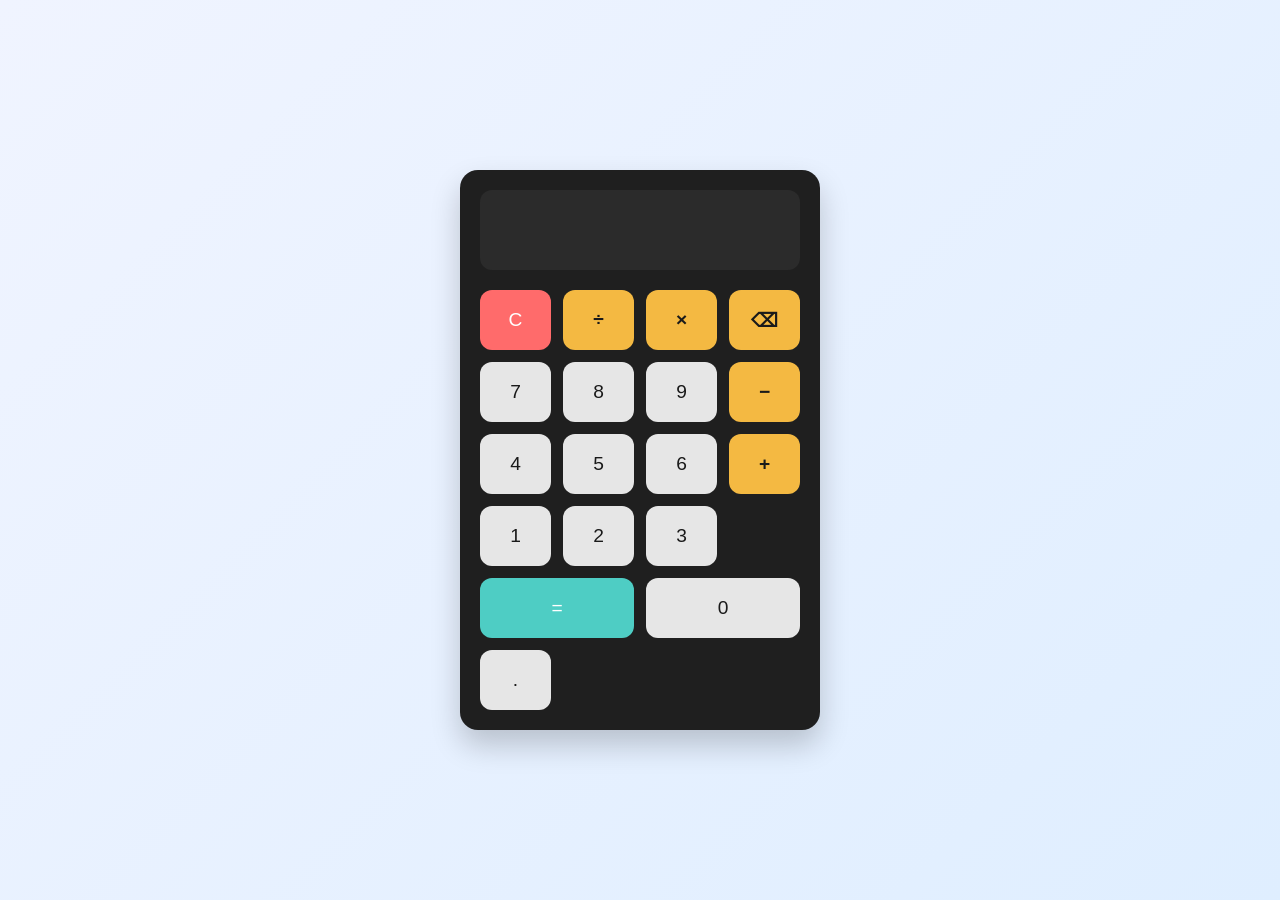
<file: calculator.html>
<!DOCTYPE html>
<html lang="en">
<head>
  <meta charset="UTF-8" />
  <meta name="viewport" content="width=device-width, initial-scale=1.0" />
  <title>Calculator</title>
  <style>
    * {
      box-sizing: border-box;
      margin: 0;
      padding: 0;
      font-family: Arial, sans-serif;
    }

    body {
      display: flex;
      justify-content: center;
      align-items: center;
      min-height: 100vh;
      background: linear-gradient(135deg, #f0f4ff, #dfeeff);
    }

    .calculator {
      width: min(100%, 360px);
      max-height: calc(100vh - 32px);
      overflow-y: auto;
      background: #1f1f1f;
      border-radius: 18px;
      box-shadow: 0 15px 30px rgba(0, 0, 0, 0.2);
      padding: clamp(14px, 4vw, 20px);
    }

    .display {
      width: 100%;
      height: clamp(64px, 20vw, 80px);
      background: #2b2b2b;
      color: white;
      border: none;
      border-radius: 12px;
      font-size: clamp(1.5rem, 8vw, 2rem);
      text-align: right;
      padding: 20px 15px;
      margin-bottom: 20px;
      overflow: hidden;
    }

    .buttons {
      display: grid;
      grid-template-columns: repeat(4, 1fr);
      gap: clamp(8px, 3vw, 12px);
    }

    button {
      height: clamp(48px, 15vw, 60px);
      border: none;
      border-radius: 12px;
      font-size: 1.2rem;
      cursor: pointer;
      transition: 0.2s ease;
    }

    button:hover {
      transform: translateY(-1px);
      filter: brightness(1.08);
    }

    .operator {
      background: #f4b942;
      color: #1a1a1a;
      font-weight: bold;
    }

    .number {
      background: #e6e6e6;
      color: #1a1a1a;
    }

    .clear {
      background: #ff6b6b;
      color: white;
    }

    .equal {
      background: #4ecdc4;
      color: white;
      grid-column: span 2;
    }
  </style>
</head>
<body>
  <div class="calculator">
    <input class="display" type="text" id="display" disabled />

    <div class="buttons">
      <button class="clear" onclick="clearDisplay()">C</button>
      <button class="operator" onclick="appendValue('/')">÷</button>
      <button class="operator" onclick="appendValue('*')">×</button>
      <button class="operator" onclick="deleteLast()">⌫</button>

      <button class="number" onclick="appendValue('7')">7</button>
      <button class="number" onclick="appendValue('8')">8</button>
      <button class="number" onclick="appendValue('9')">9</button>
      <button class="operator" onclick="appendValue('-')">−</button>

      <button class="number" onclick="appendValue('4')">4</button>
      <button class="number" onclick="appendValue('5')">5</button>
      <button class="number" onclick="appendValue('6')">6</button>
      <button class="operator" onclick="appendValue('+')">+</button>

      <button class="number" onclick="appendValue('1')">1</button>
      <button class="number" onclick="appendValue('2')">2</button>
      <button class="number" onclick="appendValue('3')">3</button>
      <button class="equal" onclick="calculateResult()">=</button>

      <button class="number" onclick="appendValue('0')" style="grid-column: span 2;">0</button>
      <button class="number" onclick="appendValue('.')">.</button>
    </div>
  </div>

  <script>
    const display = document.getElementById("display");

    function appendValue(value) {
      display.value += value;
    }

    function clearDisplay() {
      display.value = "";
    }

    function deleteLast() {
      display.value = display.value.slice(0, -1);
    }

    function calculateResult() {
      try {
        const expression = display.value
          .replace(/×/g, "*")
          .replace(/÷/g, "/");

        if (!expression) {
          return;
        }

        const result = Function(`"use strict"; return (${expression})`)();
        display.value = Number.isInteger(result) ? result : result.toFixed(2);
      } catch {
        display.value = "Error";
      }
    }
  </script>
</body>
</html>
</file>
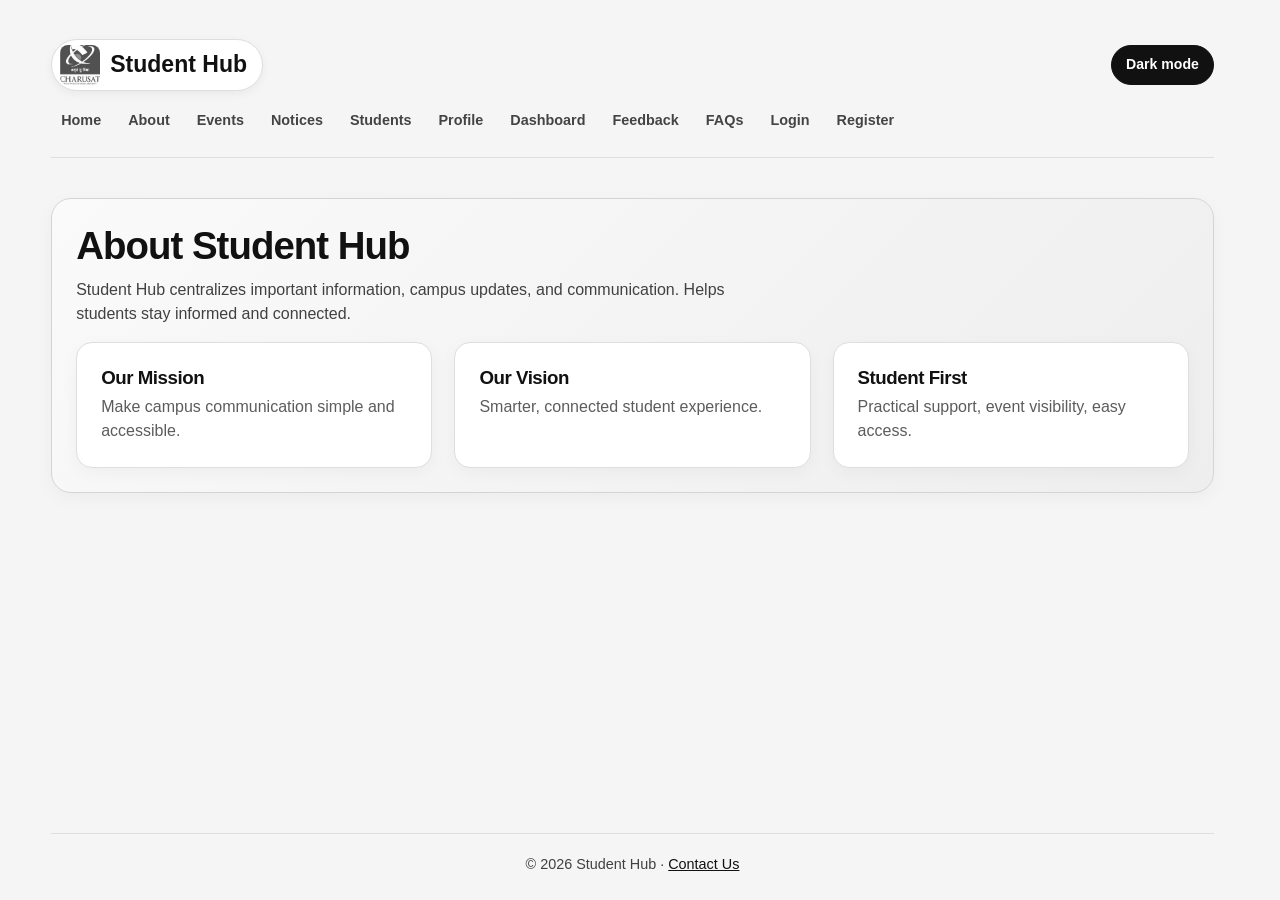
<file: pages/about.html>
﻿<!DOCTYPE html>
<html lang="en">

<head>
    <meta charset="UTF-8" />
    <meta name="viewport" content="width=device-width, initial-scale=1.0" />
    <title>Student Hub - About</title>
    <link rel="stylesheet" href="../styles/about.css">
    <link rel="stylesheet" href="../styles/site.css">
</head>

<body class="site-page">

    <div class="page-wrapper">
        <div class="main-content">

            <header class="navbar">
                <a href="../index.html" class="brand"><div class="logo"><img src="../logo.jpeg" alt="Student Hub Logo" /></div>Student Hub</a>
                <button class="theme-toggle" type="button" aria-label="Switch to dark theme" aria-pressed="false">Dark mode</button>
                <ul class="nav-links">
                    <li><a href="../index.html">Home</a></li>
                    <li><a href="about.html">About</a></li>
                    <li><a href="events.php">Events</a></li>
                    <li><a href="notices.php">Notices</a></li>
                    <li><a href="students.html">Students</a></li>
                    <li><a href="dashboard.php#profile">Profile</a></li>
                    <li><a href="dashboard.php">Dashboard</a></li>
                    <li><a href="feedback.html">Feedback</a></li>
                    <li><a href="faqs.php">FAQs</a></li>
                    <li><a href="login.html">Login</a></li>
                    <li><a href="register.html">Register</a></li>
                </ul>
            </header>

            <div class="panel bg-light" style="border:1px solid #d4d4d4; margin-bottom:28px;">
                <h1>About Student Hub</h1>
                <p style="max-width: 700px;">Student Hub centralizes important information, campus updates, and
                    communication. Helps students stay informed and connected.</p>
                <div class="grid-3" style="margin-top: 16px;">
                    <div class="card">
                        <h3>Our Mission</h3>
                        <p class="text-muted">Make campus communication simple and accessible.</p>
                    </div>
                    <div class="card">
                        <h3>Our Vision</h3>
                        <p class="text-muted">Smarter, connected student experience.</p>
                    </div>
                    <div class="card">
                        <h3>Student First</h3>
                        <p class="text-muted">Practical support, event visibility, easy access.</p>
                    </div>
                </div>
            </div>

        </div>

        <footer class="footer">
            <p>&copy; 2026 Student Hub &middot; <a href="contact.html">Contact Us</a></p>
        </footer>
    </div>

    <script src="../js/theme.js"></script>
</body>

</html>
</file>
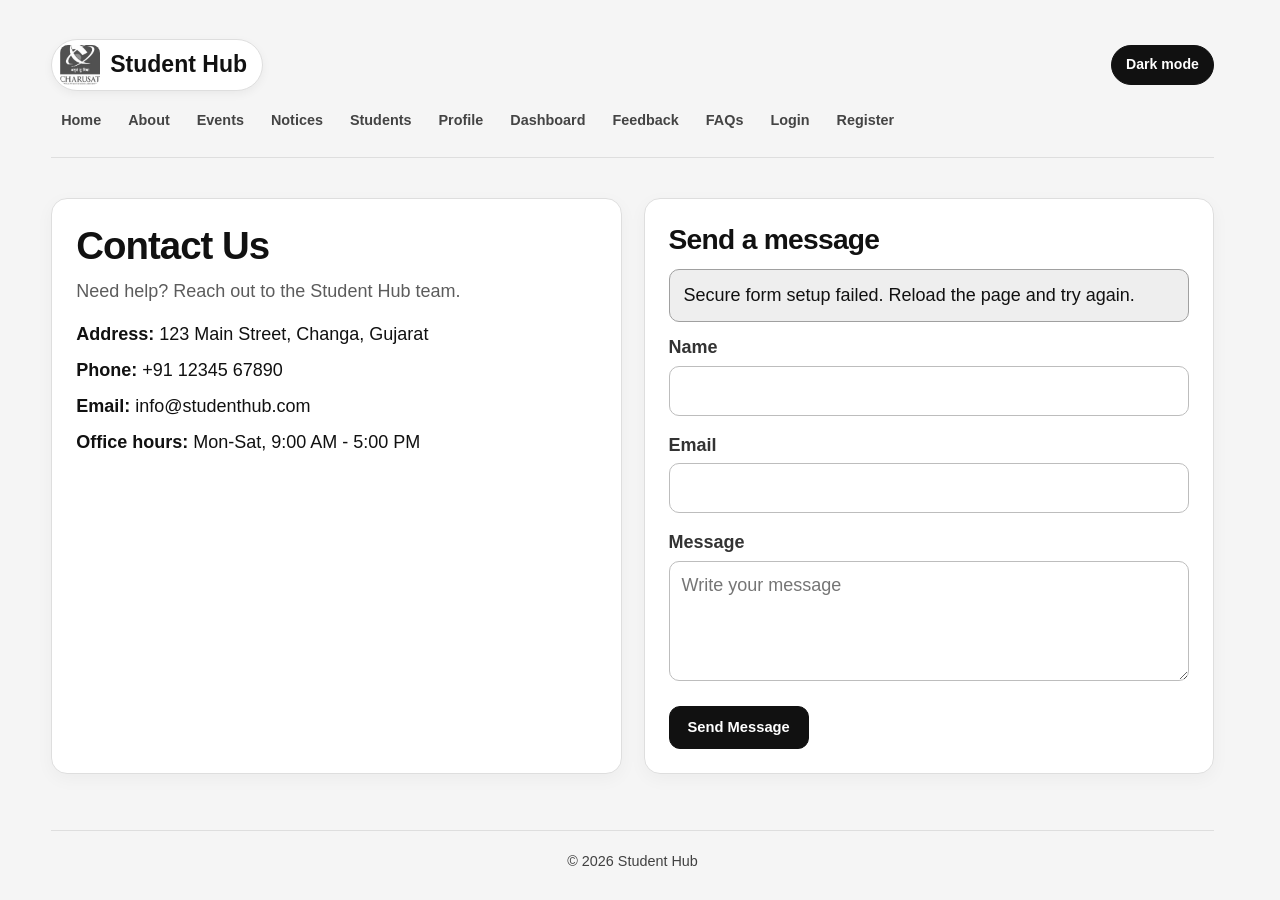
<file: pages/contact.html>
﻿<!DOCTYPE html>
<html lang="en">

<head>
    <meta charset="UTF-8">
    <meta name="viewport" content="width=device-width, initial-scale=1.0">
    <title>Student Hub - Contact</title>
    <link rel="stylesheet" href="../styles/contact.css">
    <link rel="stylesheet" href="../styles/site.css">
</head>

<body class="site-page">
    <div class="container">
        <header class="navbar">
            <a href="../index.html" class="brand"><div class="logo"><img src="../logo.jpeg" alt="Student Hub Logo" /></div>Student Hub</a>
            <button class="theme-toggle" type="button" aria-label="Switch to dark theme" aria-pressed="false">Dark mode</button>
            <ul class="nav-links">
                <li><a href="../index.html">Home</a></li>
                <li><a href="about.html">About</a></li>
                <li><a href="events.php">Events</a></li>
                <li><a href="notices.php">Notices</a></li>
                <li><a href="students.html">Students</a></li>
                <li><a href="dashboard.php#profile">Profile</a></li>
                <li><a href="dashboard.php">Dashboard</a></li>
                <li><a href="feedback.html">Feedback</a></li>
                <li><a href="faqs.php">FAQs</a></li>
                <li><a href="login.html">Login</a></li>
                <li><a href="register.html">Register</a></li>
            </ul>
        </header>

        <div class="grid-2">
            <div class="panel">
                <h1>Contact Us</h1>
                <p class="text-muted">Need help? Reach out to the Student Hub team.</p>
                <ul style="margin-top: 12px;">
                    <li><strong>Address:</strong> 123 Main Street, Changa, Gujarat</li>
                    <li><strong>Phone:</strong> +91 12345 67890</li>
                    <li><strong>Email:</strong> info@studenthub.com</li>
                    <li><strong>Office hours:</strong> Mon-Sat, 9:00 AM - 5:00 PM</li>
                </ul>
            </div>
            <div class="panel">
                <h2>Send a message</h2>
                <p id="formMessage" class="auth-message" role="status" hidden></p>
                <form action="actions.php?action=contact" method="post" data-csrf>
                    <div class="form-group"><label for="contactName">Name</label><input id="contactName" name="name" type="text" maxlength="100" autocomplete="name" required></div>
                    <div class="form-group"><label for="contactEmail">Email</label><input id="contactEmail" name="email" type="email" maxlength="254" autocomplete="email" required></div>
                    <div class="form-group"><label for="contactMessageInput">Message</label><textarea id="contactMessageInput" name="message" maxlength="10000" required placeholder="Write your message"></textarea>
                    </div>
                    <button type="submit" class="btn">Send Message</button>
                </form>
            </div>
        </div>

        <div class="footer">
            <p>&copy; 2026 Student Hub</p>
        </div>
    </div>
    <script src="../js/form-security.js"></script>
    <script src="../js/theme.js"></script>
    <script>
        const formMessage = document.getElementById('formMessage');
        const formStatus = new URLSearchParams(window.location.search);
        if (formStatus.has('sent')) {
            formMessage.textContent = 'Your message has been sent.';
        } else if (formStatus.has('error')) {
            formMessage.textContent = formStatus.get('error') === 'database'
                ? 'Your message could not be saved. Please try again later.'
                : 'Please check your details and try again.';
        }
        formMessage.hidden = !formMessage.textContent;
    </script>
</body>

</html>
</file>
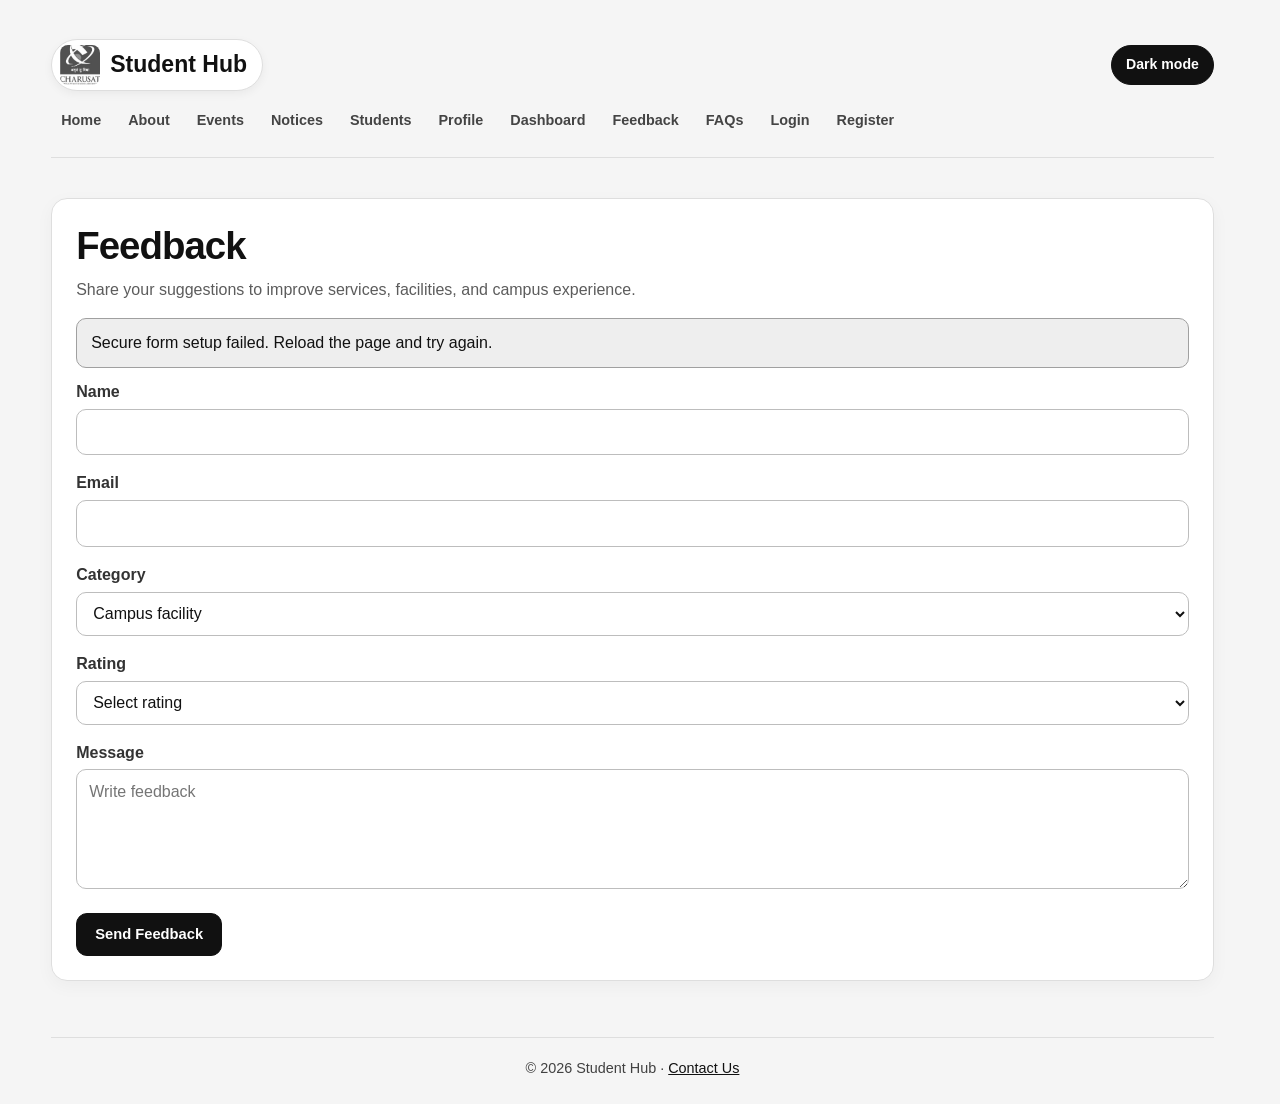
<file: pages/feedback.html>
﻿<!DOCTYPE html>
<html lang="en">

<head>
    <meta charset="UTF-8" />
    <meta name="viewport" content="width=device-width, initial-scale=1.0" />
    <title>Student Hub - Feedback</title>
    <link rel="stylesheet" href="../styles/feedback.css">
    <link rel="stylesheet" href="../styles/site.css">
</head>

<body class="site-page">

    <div class="page-wrapper">
        <div class="main-content">

            <header class="navbar">
                <a href="../index.html" class="brand"><div class="logo"><img src="../logo.jpeg" alt="Student Hub Logo" /></div>Student Hub</a>
                <button class="theme-toggle" type="button" aria-label="Switch to dark theme" aria-pressed="false">Dark mode</button>
                <ul class="nav-links">
                    <li><a href="../index.html">Home</a></li>
                    <li><a href="about.html">About</a></li>
                    <li><a href="events.php">Events</a></li>
                    <li><a href="notices.php">Notices</a></li>
                    <li><a href="students.html">Students</a></li>
                    <li><a href="dashboard.php#profile">Profile</a></li>
                    <li><a href="dashboard.php">Dashboard</a></li>
                    <li><a href="feedback.html">Feedback</a></li>
                    <li><a href="faqs.php">FAQs</a></li>
                    <li><a href="login.html">Login</a></li>
                    <li><a href="register.html">Register</a></li>
                </ul>
            </header>

            <div class="panel">
                <h1>Feedback</h1>
                <p class="text-muted" style="margin-bottom: 16px;">Share your suggestions to improve services,
                    facilities, and campus experience.</p>
                <p id="formMessage" class="auth-message" role="status" hidden></p>
                <form action="actions.php?action=feedback" method="post" data-csrf>
                    <div class="form-group"><label for="feedbackName">Name</label><input id="feedbackName" name="name" type="text" maxlength="100" autocomplete="name" required /></div>
                    <div class="form-group"><label for="feedbackEmail">Email</label><input id="feedbackEmail" name="email" type="email" maxlength="254" autocomplete="email" required /></div>
                    <div class="form-group"><label for="feedbackCategory">Category</label><select id="feedbackCategory" name="category" required>
                            <option value="Campus facility">Campus facility</option>
                            <option value="Academic">Academic</option>
                            <option value="Event">Event</option>
                        </select></div>
                    <div class="form-group"><label>Rating</label>
                        <select name="rating" aria-label="Rating" required><option value="">Select rating</option><option value="5">5 - Excellent</option><option value="4">4 - Good</option><option value="3">3 - Average</option><option value="2">2 - Poor</option><option value="1">1 - Very poor</option></select>
                    </div>
                    <div class="form-group"><label for="feedbackMessage">Message</label><textarea id="feedbackMessage" name="message" maxlength="10000" required placeholder="Write feedback"></textarea>
                    </div>
                    <button type="submit" class="btn">Send Feedback</button>
                </form>
            </div>

        </div>

        <footer class="footer">
            <p>&copy; 2026 Student Hub &middot; <a href="contact.html">Contact Us</a></p>
        </footer>
    </div>

    <script src="../js/form-security.js"></script>
    <script>
        const formMessage = document.getElementById('formMessage');
        const formStatus = new URLSearchParams(window.location.search);
        if (formStatus.has('sent')) {
            formMessage.textContent = 'Thanks. Your feedback has been saved.';
        } else if (formStatus.has('error')) {
            formMessage.textContent = formStatus.get('error') === 'database'
                ? 'Feedback could not be saved. Please try again later.'
                : 'Please check your details and try again.';
        }
        formMessage.hidden = !formMessage.textContent;
    </script>
    <script src="../js/theme.js"></script>
</body>

</html>
</file>
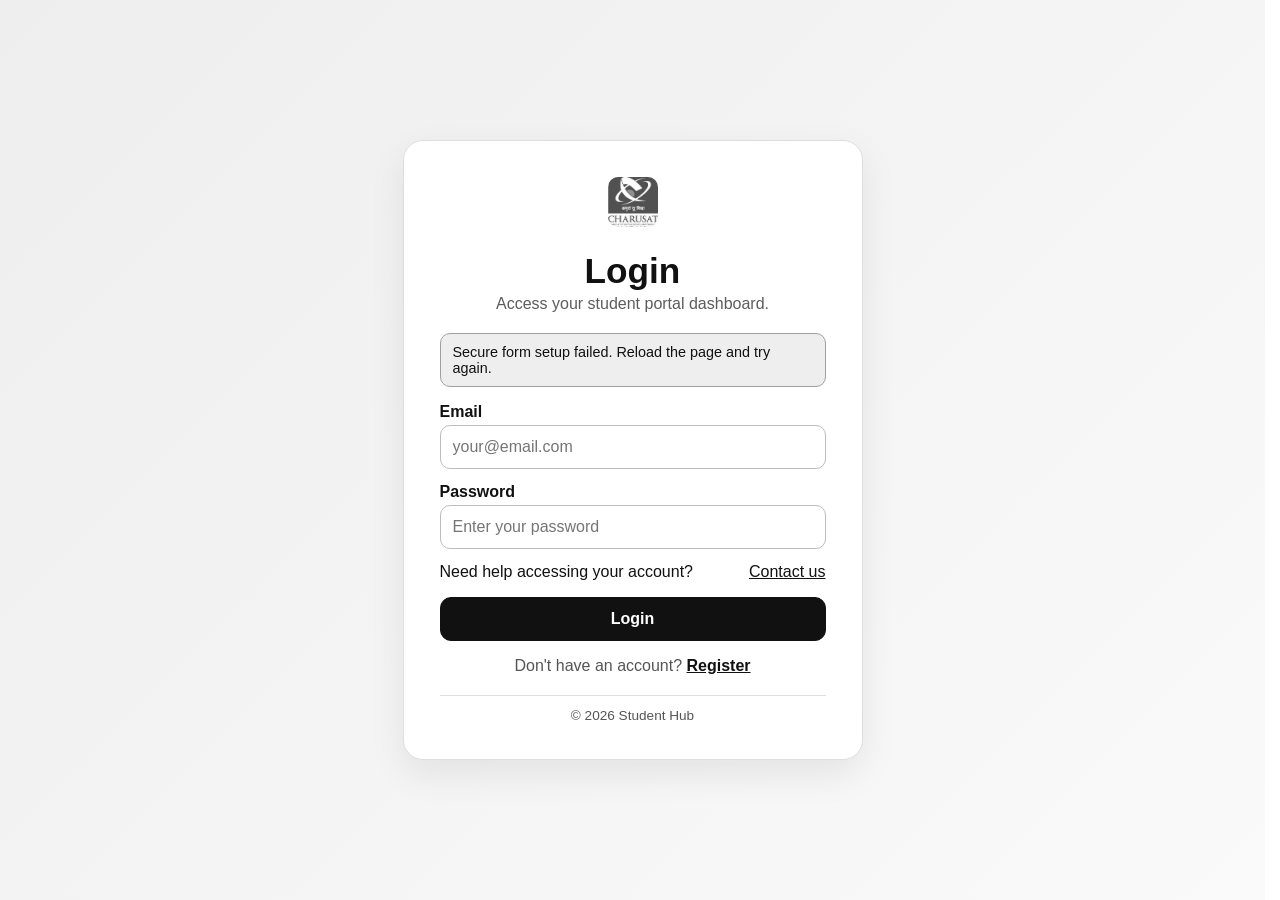
<file: pages/login.html>
﻿<!DOCTYPE html>
<html lang="en">

<head>
    <meta charset="UTF-8" />
    <meta name="viewport" content="width=device-width, initial-scale=1.0" />
    <title>Student Hub - Login</title>
    <link rel="stylesheet" href="../styles/login.css">
    <link rel="stylesheet" href="../styles/site.css">
</head>

<body class="auth-page">

    <div class="page-wrapper">
        <div style="text-align: center; margin-bottom: 20px;">
            <img src="../logo.jpeg" alt="Student Hub Logo" style="width: 50px; height: 50px; border-radius: 10px; margin: 0 auto;" />
        </div>
        <h1>Login</h1>
        <p class="text-muted">Access your student portal dashboard.</p>
        <p id="authMessage" class="auth-message" role="alert" hidden></p>

        <form action="login.php" method="post" data-csrf>
            <div class="form-group"><label for="email">Email</label><input id="email" name="email" type="email" placeholder="your@email.com" autocomplete="email" maxlength="254" required /></div>
            <div class="form-group"><label for="password">Password</label><input id="password" name="password" type="password" placeholder="Enter your password" autocomplete="current-password" maxlength="72" required /></div>
            <div class="flex-row"><span>Need help accessing your account?</span><a href="contact.html" style="text-decoration:underline;">Contact us</a></div>
            <button type="submit" class="btn">Login</button>
        </form>

        <p class="footer-text">Don't have an account? <a href="register.html">Register</a></p>

        <footer class="footer">
            <p>&copy; 2026 Student Hub</p>
        </footer>
    </div>

    <script src="../js/form-security.js"></script>
    <script>
        const messages = {
            invalid: 'The email or password is incorrect.',
            required: 'Enter a valid email address and password.',
            database: 'Login is temporarily unavailable. Please try again later.',
            registered: 'Your account was created. You can now log in.',
            timeout: 'Your session has expired. Please log in again.',
            logout: 'You have been logged out successfully.'
        };
        const status = new URLSearchParams(window.location.search);
        const message = messages[status.get('error')] || messages[status.get('logout')] || (status.has('registered') ? messages.registered : '');
        const messageBox = document.getElementById('authMessage');
        if (message) {
            messageBox.textContent = message;
            messageBox.hidden = false;
        }
    </script>
</body>

</html>
</file>
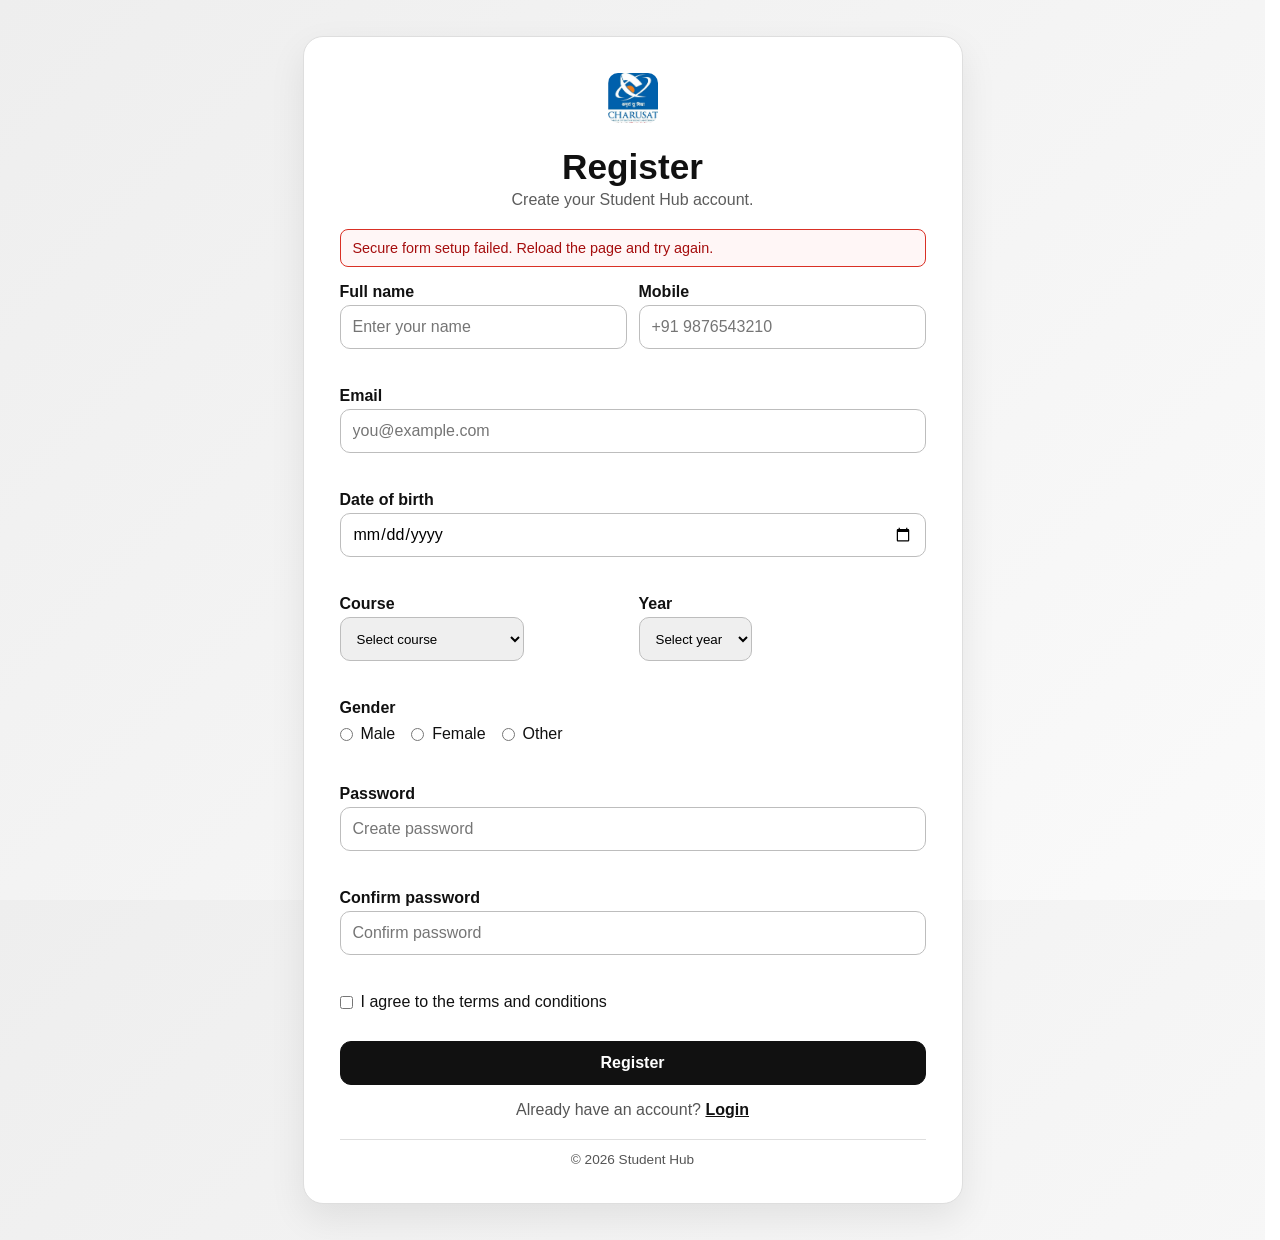
<file: pages/register.html>
﻿<!doctype html>
<html lang="en">
  <head>
    <meta charset="UTF-8" />
    <meta name="viewport" content="width=device-width, initial-scale=1.0" />
    <title>Student Hub - Register</title>
    <link rel="stylesheet" href="../styles/site.css?v=2" />
    <link rel="stylesheet" href="../styles/register.css?v=3" />
  </head>

  <body class="auth-page auth-register">
    <div class="page-wrapper">
      <div style="text-align: center; margin-bottom: 20px">
        <img
          src="../logo.jpeg"
          alt="Student Hub Logo"
          style="width: 50px; height: 50px; border-radius: 10px; margin: 0 auto"
        />
      </div>
      <h1>Register</h1>
      <p class="text-muted">Create your Student Hub account.</p>
      <p id="authMessage" class="auth-message" role="alert" hidden></p>

      <form
        id="studentRegisterForm"
        action="register.php"
        method="post"
        data-csrf
        novalidate
      >
        <div class="two-col">
          <div class="form-group">
            <label for="fullName">Full name</label>
            <input
              id="fullName"
              name="fullName"
              type="text"
              placeholder="Enter your name"
              required
            />
            <span class="error-message" id="fullNameError"></span>
          </div>
          <div class="form-group">
            <label for="mobile">Mobile</label>
            <input
              id="mobile"
              name="mobile"
              type="tel"
              placeholder="+91 9876543210"
              required
            />
            <span class="error-message" id="mobileError"></span>
          </div>
        </div>

        <div class="form-group">
          <label for="email">Email</label>
          <input
            id="email"
            name="email"
            type="email"
            placeholder="you@example.com"
            required
          />
          <span class="error-message" id="emailError"></span>
        </div>

        <div class="form-group">
          <label for="dob">Date of birth</label>
          <input id="dob" name="dob" type="date" required />
          <span class="error-message" id="dobError"></span>
        </div>

        <div class="two-col">
          <div class="form-group">
            <label for="course">Course</label>
            <select id="course" name="course" required>
              <option value="">Select course</option>
              <option value="BCA">BCA</option>
              <option value="BSc Computer Science">BSc Computer Science</option>
              <option value="BBA">BBA</option>
              <option value="BCom">BCom</option>
              <option value="BA">BA</option>
            </select>
            <span class="error-message" id="courseError"></span>
          </div>

          <div class="form-group">
            <label for="year">Year</label>
            <select id="year" name="year" required>
              <option value="">Select year</option>
              <option value="1st Year">1st Year</option>
              <option value="2nd Year">2nd Year</option>
              <option value="3rd Year">3rd Year</option>
              <option value="4th Year">4th Year</option>
            </select>
            <span class="error-message" id="yearError"></span>
          </div>
        </div>

        <div class="form-group">
          <label>Gender</label>
          <div class="gender-group">
            <label class="radio-option"
              ><input type="radio" name="gender" value="Male" required />
              Male</label
            >
            <label class="radio-option"
              ><input type="radio" name="gender" value="Female" /> Female</label
            >
            <label class="radio-option"
              ><input type="radio" name="gender" value="Other" /> Other</label
            >
          </div>
          <span class="error-message" id="genderError"></span>
        </div>

        <div class="form-group">
          <label for="password">Password</label>
          <input
            id="password"
            name="password"
            type="password"
            placeholder="Create password"
            required
          />
          <span class="error-message" id="passwordError"></span>
        </div>

        <div class="form-group">
          <label for="confirmPassword">Confirm password</label>
          <input
            id="confirmPassword"
            name="confirmPassword"
            type="password"
            placeholder="Confirm password"
            required
          />
          <span class="error-message" id="confirmPasswordError"></span>
        </div>

        <label class="terms-label">
          <input id="terms" name="terms" type="checkbox" required />
          I agree to the terms and conditions
        </label>
        <span class="error-message" id="termsError"></span>

        <button type="submit" class="btn">Register</button>
      </form>

      <p class="footer-text">
        Already have an account? <a href="login.html">Login</a>
      </p>

      <footer class="footer">
        <p>&copy; 2026 Student Hub</p>
      </footer>
    </div>

    <script>
      const form = document.getElementById("studentRegisterForm");

      const rules = {
        fullName: {
          pattern: /^[\p{L}][\p{L}\s'-]{1,99}$/u,
          message:
            "Enter a name between 2 and 100 letters, spaces, apostrophes, or hyphens.",
        },
        email: {
          pattern: /^[A-Za-z0-9._%+-]+@[A-Za-z0-9.-]+\.[A-Za-z]{2,}$/,
          message: "Please enter a valid email address.",
        },
        mobile: {
          pattern: /^\+?[0-9]{10,15}$/,
          message: "Mobile number must be 10 to 15 digits, optional + sign.",
        },
        password: {
          pattern: /^(?=.*[A-Za-z])(?=.*\d)[A-Za-z\d@#$%^&*!_~]{8,16}$/,
          message: "Password must be 8-16 characters with letters and numbers.",
        },
      };

      function setError(fieldId, message) {
        const input = document.getElementById(fieldId);
        const error = document.getElementById(fieldId + "Error");
        if (error) {
          error.textContent = message;
        }
        if (input) {
          input.classList.toggle("input-error", Boolean(message));
          input.setAttribute(
            "aria-invalid",
            String(Boolean(message) || input.classList.contains("password-mismatch")),
          );
        } else if (fieldId === "gender") {
          document.querySelectorAll('input[name="gender"]').forEach((radio) => {
            radio.classList.toggle("input-error", Boolean(message));
            radio.setAttribute("aria-invalid", String(Boolean(message)));
          });
        }
      }

      function validateName() {
        const value = document.getElementById("fullName").value.trim();
        if (!value) {
          setError("fullName", "Full name is required.");
          return false;
        }
        if (!rules.fullName.pattern.test(value)) {
          setError("fullName", rules.fullName.message);
          return false;
        }
        setError("fullName", "");
        return true;
      }

      function validateEmail() {
        const value = document.getElementById("email").value.trim();
        if (!value) {
          setError("email", "Email is required.");
          return false;
        }
        if (!rules.email.pattern.test(value)) {
          setError("email", rules.email.message);
          return false;
        }
        setError("email", "");
        return true;
      }

      function validateMobile() {
        const value = document.getElementById("mobile").value.trim();
        if (!value) {
          setError("mobile", "Mobile number is required.");
          return false;
        }
        if (!rules.mobile.pattern.test(value)) {
          setError("mobile", rules.mobile.message);
          return false;
        }
        setError("mobile", "");
        return true;
      }

      function validateDateOfBirth() {
        const value = document.getElementById("dob").value;
        const [year, month, day] = value.split("-").map(Number);
        const selectedDate = new Date(year, month - 1, day);
        const today = new Date();
        today.setHours(0, 0, 0, 0);
        const validDate =
          /^\d{4}-\d{2}-\d{2}$/.test(value) &&
          selectedDate.getFullYear() === year &&
          selectedDate.getMonth() === month - 1 &&
          selectedDate.getDate() === day &&
          selectedDate <= today;

        if (!validDate) {
          setError("dob", "Please enter a valid date of birth that is not in the future.");
          return false;
        }
        setError("dob", "");
        return true;
      }

      function validateCourse() {
        const value = document.getElementById("course").value;
        if (!value) {
          setError("course", "Please select your course.");
          return false;
        }
        setError("course", "");
        return true;
      }

      function validateYear() {
        const value = document.getElementById("year").value;
        if (!value) {
          setError("year", "Please select your year.");
          return false;
        }
        setError("year", "");
        return true;
      }

      function validateGender() {
        const selected = document.querySelector('input[name="gender"]:checked');
        if (!selected) {
          setError("gender", "Please select your gender.");
          return false;
        }
        setError("gender", "");
        return true;
      }

      function validatePassword() {
        const value = document.getElementById("password").value;
        if (!value) {
          setError("password", "Password is required.");
          return false;
        }
        if (!rules.password.pattern.test(value)) {
          setError("password", rules.password.message);
          return false;
        }
        setError("password", "");
        return true;
      }

      function validateConfirmPassword() {
        const passwordInput = document.getElementById("password");
        const confirmInput = document.getElementById("confirmPassword");
        const password = passwordInput.value;
        const confirm = confirmInput.value;

        if (!confirm) {
          passwordInput.classList.remove("password-mismatch");
          setError("confirmPassword", "Please confirm your password.");
          return false;
        }
        if (password !== confirm) {
          passwordInput.classList.add("password-mismatch");
          passwordInput.setAttribute("aria-invalid", "true");
          confirmInput.classList.add("password-mismatch");
          setError("confirmPassword", "Passwords do not match.");
          return false;
        }

        passwordInput.classList.remove("password-mismatch");
        confirmInput.classList.remove("password-mismatch");
        passwordInput.setAttribute(
          "aria-invalid",
          String(passwordInput.classList.contains("input-error")),
        );
        setError("confirmPassword", "");
        return true;
      }

      function validateTerms() {
        const checked = document.getElementById("terms").checked;
        if (!checked) {
          setError("terms", "You must accept the terms and conditions.");
          return false;
        }
        setError("terms", "");
        return true;
      }

      document
        .getElementById("fullName")
        .addEventListener("blur", validateName);
      document.getElementById("email").addEventListener("blur", validateEmail);
      document
        .getElementById("mobile")
        .addEventListener("blur", validateMobile);
      document.getElementById("dob").addEventListener("blur", validateDateOfBirth);
      document
        .getElementById("course")
        .addEventListener("change", validateCourse);
      document.getElementById("year").addEventListener("change", validateYear);
      document.querySelectorAll('input[name="gender"]').forEach((radio) => {
        radio.addEventListener("change", validateGender);
      });
      document
        .getElementById("password")
        .addEventListener("blur", validatePassword);
      document
        .getElementById("confirmPassword")
        .addEventListener("blur", validateConfirmPassword);
      document.getElementById("password").addEventListener("input", () => {
        if (document.getElementById("confirmPassword").value) {
          validateConfirmPassword();
        }
      });
      document
        .getElementById("confirmPassword")
        .addEventListener("input", validateConfirmPassword);
      document
        .getElementById("terms")
        .addEventListener("change", validateTerms);

      form.addEventListener("submit", function (event) {
        const isValid = [
          validateName(),
          validateEmail(),
          validateMobile(),
          validateDateOfBirth(),
          validateCourse(),
          validateYear(),
          validateGender(),
          validatePassword(),
          validateConfirmPassword(),
          validateTerms(),
        ].every(Boolean);

        if (!isValid) {
          event.preventDefault();
        }
      });

      const registrationMessages = {
        invalid: "Please check your details and try again.",
        email_taken:
          "An account with this email already exists. Please log in instead.",
        password_mismatch: "The passwords do not match.",
        terms: "You must accept the terms and conditions.",
        database:
          "Registration is temporarily unavailable. Please try again later.",
        export:
          "Registration could not be completed because secure data storage is unavailable. Please try again later.",
      };
      const registrationError = new URLSearchParams(window.location.search).get(
        "error",
      );
      const authMessage = document.getElementById("authMessage");
      if (registrationMessages[registrationError]) {
        authMessage.textContent = registrationMessages[registrationError];
        authMessage.hidden = false;
      }

      const serverFieldMessages = {
        fullName: rules.fullName.message,
        mobile: rules.mobile.message,
        email: rules.email.message,
        dob: "Please enter a valid date of birth that is not in the future.",
        course: "Please select your course.",
        year: "Please select your year.",
        gender: "Please select your gender.",
        password: rules.password.message,
        confirmPassword: "Passwords do not match.",
        terms: "You must accept the terms and conditions.",
      };
      const invalidFields = (
        new URLSearchParams(window.location.search).get("fields") || ""
      ).split(",");
      invalidFields.forEach((fieldId) => {
        if (serverFieldMessages[fieldId]) {
          setError(fieldId, serverFieldMessages[fieldId]);
        }
      });
      if (invalidFields.includes("confirmPassword") || registrationError === "password_mismatch") {
        document.getElementById("password").classList.add("password-mismatch");
        document.getElementById("password").setAttribute("aria-invalid", "true");
        document.getElementById("confirmPassword").classList.add("password-mismatch");
        setError("confirmPassword", "Passwords do not match.");
      }
      if (registrationError === "email_taken") {
        setError("email", registrationMessages.email_taken);
      }
    </script>
    <script src="../js/form-security.js"></script>
  </body>
</html>
</file>
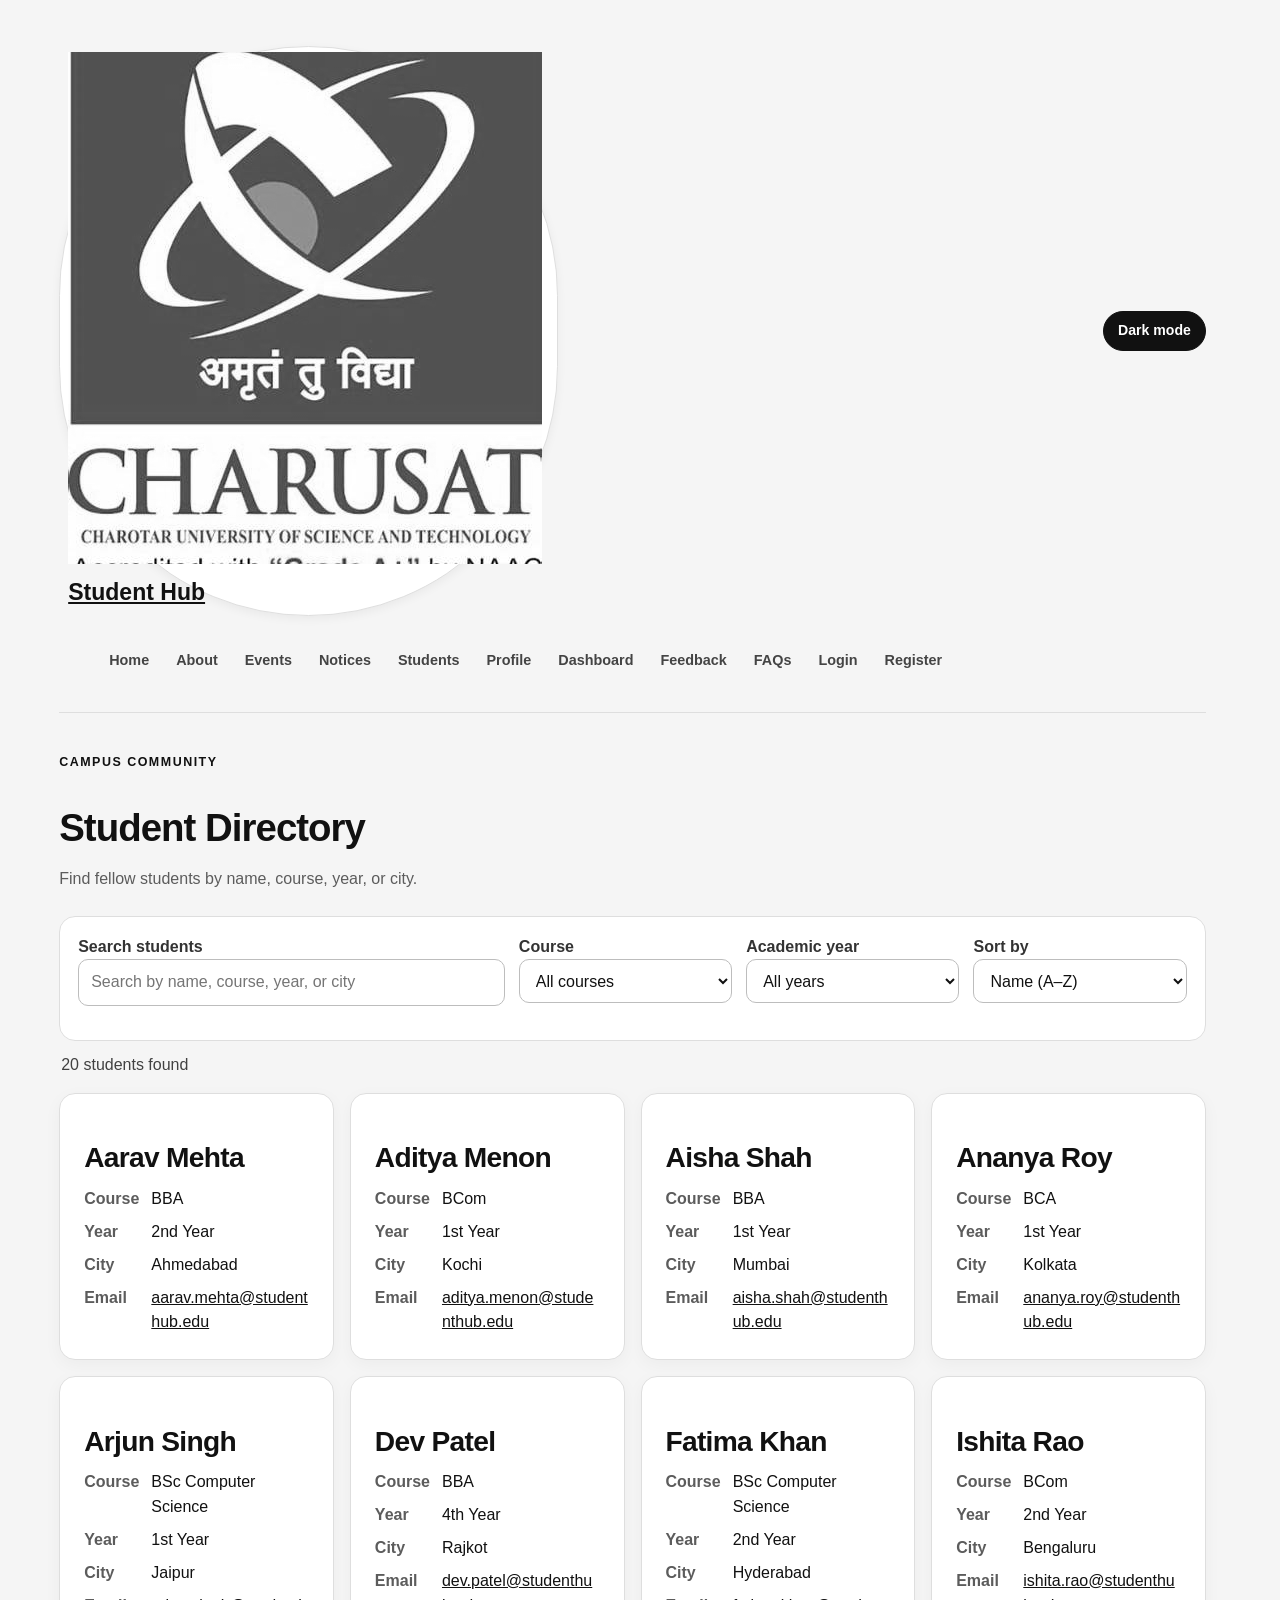
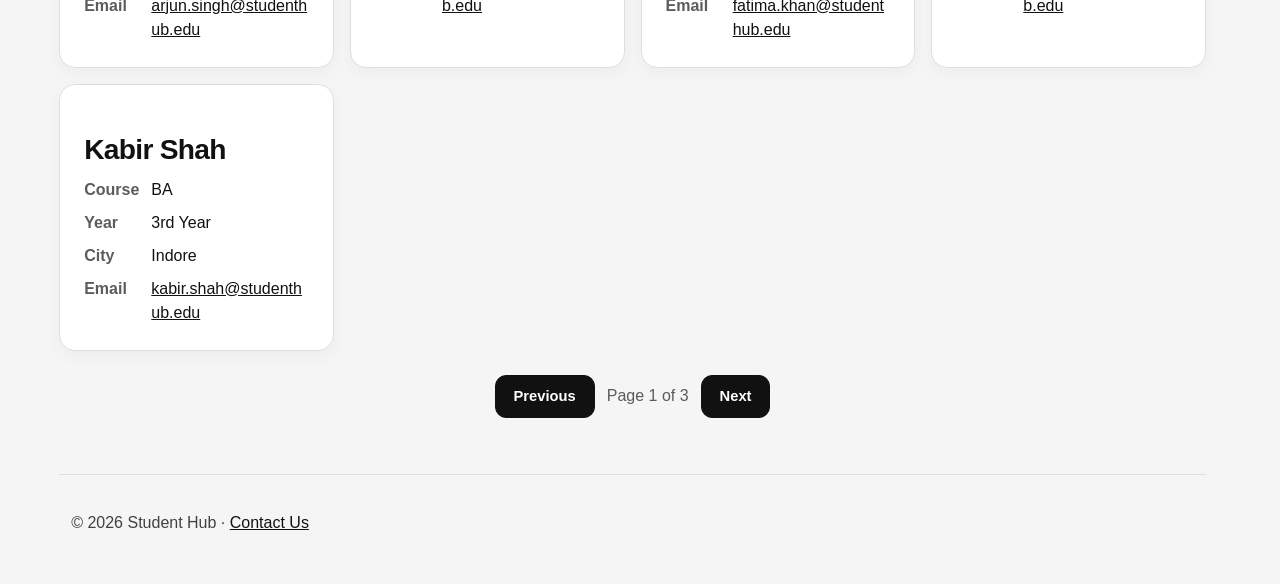
<file: pages/students.html>
<!DOCTYPE html>
<html lang="en">
<head>
    <meta charset="UTF-8">
    <meta name="viewport" content="width=device-width, initial-scale=1.0">
    <meta name="description" content="Browse and search the Student Hub student directory.">
    <title>Student Hub - Student Directory</title>
    <link rel="stylesheet" href="../styles/students.css">
    <link rel="stylesheet" href="../styles/site.css">
</head>
<body class="site-page">
    <div class="page-wrapper">
        <main class="main-content">
            <header class="navbar">
                <a href="../index.html" class="brand"><div class="logo"><img src="../logo.jpeg" alt="Student Hub Logo"></div>Student Hub</a>
                <button class="theme-toggle" type="button" aria-label="Switch to dark theme" aria-pressed="false">Dark mode</button>
                <ul class="nav-links">
                    <li><a href="../index.html">Home</a></li>
                    <li><a href="about.html">About</a></li>
                    <li><a href="events.php">Events</a></li>
                    <li><a href="notices.php">Notices</a></li>
                    <li><a href="students.html" aria-current="page">Students</a></li>
                    <li><a href="dashboard.php#profile">Profile</a></li>
                    <li><a href="dashboard.php">Dashboard</a></li>
                    <li><a href="feedback.html">Feedback</a></li>
                    <li><a href="faqs.php">FAQs</a></li>
                    <li><a href="login.html">Login</a></li>
                    <li><a href="register.html">Register</a></li>
                </ul>
            </header>

            <section class="directory-heading">
                <p class="eyebrow">Campus community</p>
                <h1>Student Directory</h1>
                <p class="text-muted">Find fellow students by name, course, year, or city.</p>
            </section>

            <section class="directory-tools" aria-label="Directory filters">
                <div class="form-group">
                    <label for="studentSearch">Search students</label>
                    <input id="studentSearch" type="search" placeholder="Search by name, course, year, or city" autocomplete="off">
                </div>
                <div class="form-group">
                    <label for="programFilter">Course</label>
                    <select id="programFilter">
                        <option value="">All courses</option>
                    </select>
                </div>
                <div class="form-group">
                    <label for="yearFilter">Academic year</label>
                    <select id="yearFilter">
                        <option value="">All years</option>
                    </select>
                </div>
                <div class="form-group">
                    <label for="studentSort">Sort by</label>
                    <select id="studentSort">
                        <option value="name">Name (A–Z)</option>
                        <option value="course">Course</option>
                        <option value="year">Academic year</option>
                        <option value="city">City</option>
                    </select>
                </div>
            </section>

            <p id="directoryStatus" class="directory-status" role="status" aria-live="polite">Loading students…</p>
            <section id="studentsContainer" class="student-grid" aria-label="Students" aria-busy="true"></section>
            <nav id="studentPagination" class="pagination" aria-label="Student directory pages" hidden></nav>
        </main>
        <footer class="footer"><p>&copy; 2026 Student Hub &middot; <a href="contact.html">Contact Us</a></p></footer>
    </div>
    <script src="../js/theme.js"></script>
    <script src="../js/students.js"></script>
</body>
</html>
</file>
<file: styles/about.css>
﻿
       
       * {
            margin: 0;
            padding: 0;
            box-sizing: border-box;
        }

        html,
        body {
            height: 100%;
        }

        body {
            background: #eaeaea;
            font-family: Arial, sans-serif;
            color: #111;
            display: flex;
            justify-content: center;
            align-items: flex-start;
            padding: 0;
        }

        .page-wrapper {
            max-width: none;
            width: 100%;
            background: #fff;
            border-radius: 0;
            box-shadow: none;
            display: flex;
            flex-direction: column;
            min-height: 100vh;
            padding: 20px 36px 0;
        }

        .main-content {
            flex: 1 0 auto;
        }

        a {
            text-decoration: none;
            color: #111;
        }

        h1,
        h2,
        h3 {
            font-weight: 600;
            color: #111;
            margin-bottom: 6px;
        }

        p {
            color: #333;
            line-height: 1.5;
        }

        .text-muted {
            color: #555;
        }

        .navbar {
            display: flex;
            flex-wrap: wrap;
            justify-content: space-between;
            align-items: center;
            padding: 10px 0 14px;
            border-bottom: 1px solid #d4d4d4;
            margin-bottom: 28px;
        }

        .brand {
            display: flex;
            align-items: center;
            gap: 12px;
            font-size: 1.6rem;
            font-weight: 700;
            background: #f4f4f4;
            padding: 2px 14px 2px 10px;
            border-radius: 30px;
            border: 1px solid #d4d4d4;
        }

        .logo {
            width: 40px;
            height: 40px;
            border-radius: 8px;
            display: flex;
            align-items: center;
            justify-content: center;
        }

        .logo img {
            width: 100%;
            height: 100%;
            border-radius: 8px;
            object-fit: cover;
        }

        .nav-links {
            display: flex;
            flex-wrap: wrap;
            gap: 6px 16px;
            list-style: none;
        }

        .nav-links a {
            font-size: 0.95rem;
            padding: 4px 0;
            border-bottom: 2px solid transparent;
        }

        .nav-links a:hover {
            border-bottom-color: #111;
        }

        .card {
            background: #fff;
            border: 1px solid #d4d4d4;
            border-radius: 14px;
            padding: 18px 16px;
        }

        .grid-3 {
            display: grid;
            grid-template-columns: repeat(auto-fit, minmax(180px, 1fr));
            gap: 16px;
        }

        .panel {
            background: #fff;
            border: 1px solid #d4d4d4;
            border-radius: 14px;
            padding: 18px 16px;
        }

        .bg-light {
            background: #f4f4f4;
        }

        .footer {
            flex-shrink: 0;
            margin-top: 32px;
            padding: 16px 0 18px;
            border-top: 1px solid #d4d4d4;
            text-align: center;
            color: #555;
            font-size: 0.9rem;
            background: #fff;
        }

        .footer a {
            color: #111;
            text-decoration: underline;
        }

        @media (min-width: 1100px) {
            .page-wrapper {
                padding: 28px 52px 0;
            }

            .navbar {
                padding: 14px 0 20px;
            }

            .brand {
                font-size: 2rem;
            }

            .panel,
            .card {
                padding: 24px 22px;
            }

            .grid-3 {
                gap: 22px;
            }
        }

        @media (max-width: 700px) {
            .navbar {
                flex-direction: column;
                align-items: flex-start;
                gap: 6px;
            }

            .page-wrapper {
                padding: 15px 15px 0;
            }
        }
</file>
<file: styles/site.css>
:root {
    color-scheme: light;
    --site-bg: #f5f5f5;
    --site-surface: #ffffff;
    --site-surface-muted: #f4f4f4;
    --site-border: #dedede;
    --site-text: #111111;
    --site-muted: #5c5c5c;
    --site-primary: #111111;
    --site-primary-dark: #333333;
    --site-shadow: 0 14px 36px rgba(0, 0, 0, 0.08);
}

*,
*::before,
*::after {
    box-sizing: border-box;
}

html {
    scrollbar-gutter: stable;
}

body.site-page {
    min-height: 100vh;
    display: flex;
    flex-direction: column;
    align-items: stretch;
    background: var(--site-bg);
    color: var(--site-text);
    font-family: Inter, "Segoe UI", Arial, sans-serif;
    line-height: 1.55;
}

body.site-page,
body.auth-page:not(.auth-register) {
    filter: grayscale(1);
}

body.site-page.dark-theme {
    --site-bg: #111111;
    --site-surface: #1d1d1d;
    --site-surface-muted: #292929;
    --site-border: #414141;
    --site-text: #f5f5f5;
    --site-muted: #c2c2c2;
    --site-primary: #f5f5f5;
    --site-primary-dark: #ffffff;
    color-scheme: dark;
}

body.site-page.dark-theme p {
    color: #d0d0d0;
}

body.site-page.dark-theme .hero,
body.site-page.dark-theme .bg-light {
    background: linear-gradient(135deg, #202020 0%, #292929 100%);
}

body.site-page.dark-theme .slide-copy {
    background: rgba(32, 32, 32, 0.94);
}

body.site-page.dark-theme .nav-links a:hover,
body.site-page.dark-theme .nav-links a:focus-visible,
body.site-page.dark-theme tr:hover td {
    background: #333333;
}

body.site-page.dark-theme .nav-links a,
body.site-page.dark-theme .footer,
body.site-page.dark-theme .faq-question,
body.site-page.dark-theme th {
    color: #eeeeee;
}

body.site-page.dark-theme input:not([type="checkbox"]):not([type="radio"]),
body.site-page.dark-theme select,
body.site-page.dark-theme textarea {
    background: #171717;
    border-color: #555555;
    color: var(--site-text);
}

body.site-page a {
    color: inherit;
}

body.site-page .page-wrapper,
body.site-page .container {
    width: 100%;
    max-width: 1440px;
    min-width: 0;
    min-height: 100vh;
    margin: 0 auto;
    padding: clamp(18px, 3vw, 38px) clamp(16px, 4vw, 56px) 0;
    background: transparent;
    border: 0;
    border-radius: 0;
    box-shadow: none;
    overflow: visible;
}

body.site-page .container {
    display: flex;
    flex-direction: column;
}

body.site-page .main-content {
    width: min(100%, 1280px);
    margin: 0 auto;
    flex: 1 0 auto;
}

body.site-page .notification-banner {
    position: fixed;
    z-index: 1000;
    top: 20px;
    right: 20px;
    display: flex;
    align-items: flex-start;
    justify-content: space-between;
    gap: 16px;
    width: min(420px, calc(100vw - 32px));
    padding: 16px 16px 16px 18px;
    border: 1px solid rgba(255, 255, 255, 0.14);
    border-radius: 14px;
    background: #171717;
    color: #fff;
    visibility: visible;
    box-shadow: 0 16px 40px rgba(16, 24, 40, 0.25);
    font-size: 0.94rem;
    line-height: 1.45;
    opacity: 1;
    transform: translateY(0);
    transition: opacity 220ms ease, transform 220ms ease, visibility 0s linear 220ms;
}

body.site-page .notification-banner.is-hidden {
    visibility: hidden;
    opacity: 0;
    transform: translateY(-10px);
    pointer-events: none;
    transition-delay: 0s, 0s, 220ms;
}

body.site-page .notification-banner span {
    color: inherit;
}

body.site-page .auth-message {
    margin: 12px 0;
    padding: 12px 14px;
    border: 1px solid #a0a0a0;
    border-radius: 10px;
    background: #eeeeee;
    color: #111111;
}

body.site-page .close-banner {
    flex: 0 0 auto;
    display: grid;
    place-items: center;
    width: 28px;
    height: 28px;
    margin: -4px -4px 0 0;
    border: 0;
    border-radius: 7px;
    background: transparent;
    color: #fff;
    font: inherit;
    font-size: 1.35rem;
    line-height: 1;
    cursor: pointer;
}

body.site-page .close-banner:hover,
body.site-page .close-banner:focus-visible {
    background: rgba(255, 255, 255, 0.16);
    color: #fff;
}

body.site-page .navbar {
    display: grid;
    grid-template-columns: minmax(0, 1fr) auto;
    grid-template-areas:
        "brand controls"
        "nav nav";
    align-items: center;
    gap: 10px 16px;
    width: 100%;
    max-width: 1280px;
    min-width: 0;
    min-height: 120px;
    margin-right: auto;
    margin-left: auto;
}

body.site-page h1,
body.site-page h2,
body.site-page h3,
body.site-page h4 {
    color: var(--site-text);
    line-height: 1.2;
    letter-spacing: -0.025em;
}

body.site-page h1 {
    font-size: clamp(1.8rem, 3vw, 2.6rem);
    margin-bottom: 0.55rem;
}

body.site-page h2 {
    font-size: clamp(1.35rem, 2.2vw, 1.8rem);
}

body.site-page p {
    color: #414141;
}

body.site-page .text-muted {
    color: var(--site-muted);
}

body.site-page .navbar {
    display: grid;
    grid-template-columns: minmax(0, 1fr) auto;
    grid-template-areas:
        "brand controls"
        "nav nav";
    grid-template-rows: auto auto;
    align-items: center;
    gap: 10px 16px;
    padding: 0 0 18px;
    margin: 0 0 clamp(24px, 4vw, 40px);
    border-bottom: 1px solid var(--site-border);
}

body.site-page .brand {
    grid-area: brand;
    flex: 0 0 auto;
    justify-self: start;
    gap: 10px;
    padding: 5px 15px 5px 8px;
    border: 1px solid var(--site-border);
    border-radius: 999px;
    background: var(--site-surface);
    color: var(--site-text);
    box-shadow: 0 3px 10px rgba(0, 0, 0, 0.05);
    font-size: clamp(1.15rem, 1.8vw, 1.55rem);
    font-weight: 750;
}

body.site-page .logo {
    flex: 0 0 40px;
}

body.site-page .nav-links {
    grid-area: nav;
    flex: none;
    display: flex;
    align-items: center;
    justify-content: flex-start;
    flex-wrap: wrap;
    gap: 5px 7px;
    width: 100%;
    min-width: 0;
    list-style: none;
}

body.site-page .nav-links a {
    display: inline-flex;
    align-items: center;
    min-height: 36px;
    padding: 7px 10px;
    border: 0;
    border-radius: 9px;
    color: #444444;
    font-size: 0.9rem;
    font-weight: 600;
    line-height: 1.25;
    text-decoration: none;
    transition: background-color 150ms ease, color 150ms ease;
}

body.site-page .nav-links > li {
    margin: 0;
    padding: 0;
}

body.site-page .nav-links a:hover,
body.site-page .nav-links a:focus-visible {
    background: #eeeeee;
    color: #111111;
}

body.site-page .hamburger {
    grid-area: controls;
    display: none;
}

body.site-page .theme-toggle {
    grid-area: controls;
    flex: 0 0 auto;
    margin-left: auto;
    min-height: 38px;
    padding: 8px 14px;
    border: 1px solid var(--site-primary);
    border-radius: 999px;
    background: #111111;
    color: #fff;
    font: inherit;
    font-size: 0.88rem;
    font-weight: 700;
    cursor: pointer;
}

body.site-page .btn,
body.site-page button.btn {
    display: inline-flex;
    align-items: center;
    justify-content: center;
    min-height: 42px;
    padding: 9px 18px;
    border: 1px solid var(--site-primary);
    border-radius: 11px;
    background: var(--site-primary);
    color: #fff;
    font: inherit;
    font-size: 0.92rem;
    font-weight: 700;
    text-decoration: none;
    cursor: pointer;
    transition: background-color 150ms ease, transform 150ms ease, box-shadow 150ms ease;
}

body.site-page .btn:hover,
body.site-page button.btn:hover,
body.site-page .theme-toggle:hover {
    background: var(--site-primary-dark);
    border-color: var(--site-primary-dark);
    color: #fff;
    transform: translateY(-1px);
}

body.site-page .btn-outline {
    border-color: var(--site-border);
    background: var(--site-surface);
    color: #111111;
    box-shadow: none;
}

body.site-page .card,
body.site-page .panel,
body.site-page .hero-panel,
body.site-page .faq-item {
    border: 1px solid var(--site-border);
    border-radius: 16px;
    background: var(--site-surface);
    box-shadow: 0 5px 18px rgba(0, 0, 0, 0.04);
}

body.site-page .card,
body.site-page .panel {
    padding: clamp(16px, 2vw, 24px);
}

body.site-page .card:hover {
    border-color: #a0a0a0;
    box-shadow: var(--site-shadow);
}

body.site-page .bg-light,
body.site-page .hero {
    border-color: var(--site-border);
    border-radius: 20px;
    background: linear-gradient(135deg, #fafafa 0%, #eeeeee 100%);
}

body.site-page .hero {
    align-items: center;
    gap: clamp(18px, 3vw, 36px);
    padding: clamp(22px, 4vw, 42px);
}

body.site-page .hero h1 {
    font-size: clamp(2rem, 4vw, 3.2rem);
}

body.site-page .hero-panel {
    padding: clamp(16px, 2vw, 24px);
}

body.site-page .grid-2,
body.site-page .grid-3,
body.site-page .grid-4 {
    align-items: stretch;
    gap: clamp(12px, 1.8vw, 22px);
}

body.site-page .grid-2 > *,
body.site-page .grid-3 > *,
body.site-page .grid-4 > * {
    min-width: 0;
}

body.site-page .grid-4 > .card {
    display: flex;
    flex-direction: column;
    align-items: flex-start;
    justify-content: center;
    gap: 4px;
}

body.site-page .grid-4 > .card strong {
    display: block;
    line-height: 1.1;
}

body.site-page table {
    width: 100%;
    border-collapse: collapse;
    border-spacing: 0;
}

body.site-page th,
body.site-page td {
    padding: 12px 14px;
    border-bottom: 1px solid var(--site-border);
    text-align: left;
    vertical-align: top;
}

body.site-page th {
    background: var(--site-surface-muted);
    color: #414141;
    font-weight: 700;
}

body.site-page tr:hover td {
    background: #f5f5f5;
}

body.site-page input:not([type="checkbox"]):not([type="radio"]),
body.site-page select,
body.site-page textarea {
    width: 100%;
    min-height: 44px;
    padding: 10px 12px;
    border: 1px solid #bdbdbd;
    border-radius: 10px;
    background: #fff;
    color: var(--site-text);
    font: inherit;
}

body.site-page textarea {
    min-height: 120px;
    resize: vertical;
}

body.site-page input:focus,
body.site-page select:focus,
body.site-page textarea:focus,
body.site-page button:focus-visible,
body.site-page a:focus-visible {
    outline: 3px solid rgba(0, 0, 0, 0.28);
    outline-offset: 2px;
}

body.site-page label {
    color: #333333;
    font-weight: 650;
}

body.site-page .form-group {
    margin-bottom: 16px;
}

body.site-page .footer {
    margin-top: clamp(28px, 5vw, 56px);
    padding: 20px 12px 24px;
    border-top: 1px solid var(--site-border);
    background: transparent;
    color: var(--site-muted);
}

body.site-page .footer a {
    color: #111111;
}

body.site-page .tabs {
    gap: 7px;
    border-color: var(--site-border);
}

body.site-page .tab-button {
    padding: 10px 14px;
    border-radius: 10px 10px 0 0;
}

body.site-page .tab-button.active {
    color: #111111;
    border-bottom-color: #111111;
}

body.site-page .slider {
    border-color: var(--site-border);
    box-shadow: var(--site-shadow);
}

body.site-page .slide-copy {
    background: linear-gradient(135deg, rgba(255, 255, 255, 0.96), rgba(240, 240, 240, 0.92));
}

body.site-page .faq-question {
    color: var(--site-text);
}

body.site-page .faq-answer {
    color: var(--site-muted);
}

body.site-page .container .panel {
    height: 100%;
}

body.auth-page {
    min-height: 100vh;
    height: auto;
    align-items: flex-start;
    padding: clamp(18px, 4vh, 36px) 16px;
    background: linear-gradient(135deg, #eeeeee 0%, #fafafa 100%);
    color: var(--site-text);
    font-family: Inter, "Segoe UI", Arial, sans-serif;
}

body.auth-page .page-wrapper {
    width: 100%;
    max-width: 460px;
    min-height: 0;
    margin: auto;
    padding: clamp(24px, 4vw, 36px);
    border: 1px solid var(--site-border);
    border-radius: 20px;
    background: var(--site-surface);
    box-shadow: var(--site-shadow);
}

body.auth-page.auth-register .page-wrapper {
    max-width: 660px;
}

body.auth-page h1 {
    color: var(--site-text);
    font-size: clamp(1.8rem, 3vw, 2.2rem);
}

body.auth-page .text-muted {
    color: var(--site-muted);
}

body.auth-page input:not([type="checkbox"]):not([type="radio"]),
body.auth-page select {
    min-height: 44px;
    padding: 10px 12px;
    border-color: #bdbdbd;
    border-radius: 10px;
}

body.auth-page input:focus,
body.auth-page select:focus {
    outline: 3px solid rgba(0, 0, 0, 0.22);
    outline-offset: 1px;
    border-color: var(--site-primary);
}

body.auth-page .btn {
    min-height: 44px;
    border-color: var(--site-primary);
    border-radius: 11px;
    background: var(--site-primary);
    font-weight: 700;
}

body.auth-page .footer {
    border-color: var(--site-border);
}

body.auth-page .auth-message {
    border-radius: 10px;
}

body.auth-page .error-message:empty {
    display: none;
}

body.auth-page .error-message {
    min-height: 0;
    margin-top: 2px;
    color: #333333;
}

body.auth-page input[type="checkbox"],
body.auth-page input[type="radio"] {
    width: auto;
    flex: 0 0 auto;
    margin: 0;
}

body.auth-page .flex-row {
    gap: 12px;
}

body.auth-page .flex-row label {
    display: inline-flex;
    align-items: center;
    gap: 8px;
    white-space: nowrap;
}

body.demo-page {
    min-height: 100vh;
    display: flex;
    align-items: center;
    justify-content: center;
    padding: 24px 16px;
    background: linear-gradient(135deg, #eeeeee 0%, #fafafa 100%);
    color: var(--site-text);
    font-family: Inter, "Segoe UI", Arial, sans-serif;
}

body.demo-page .demo-card {
    width: min(calc(100vw - 32px), 620px);
    min-width: 0;
    padding: clamp(24px, 5vw, 48px);
    border: 1px solid var(--site-border);
    border-radius: 22px;
    background: var(--site-surface);
    box-shadow: var(--site-shadow);
    text-align: center;
}

body.demo-page h1 {
    margin-bottom: 10px;
    color: var(--site-text);
    font-size: clamp(1.8rem, 4vw, 2.4rem);
}

body.demo-page h2 {
    margin-bottom: 24px;
    color: var(--site-muted);
    font-size: 1.05rem;
    font-weight: 500;
}

body.demo-page button {
    min-height: 46px;
    padding: 10px 22px;
    border: 1px solid var(--site-primary);
    border-radius: 11px;
    background: var(--site-primary);
    color: #fff;
    font: inherit;
    font-weight: 700;
    cursor: pointer;
}

body.demo-page button:hover {
    background: var(--site-primary-dark);
}

body.site-page .logo img,
body.site-page .slide img {
    filter: grayscale(1);
}

body.site-page.dark-theme .btn,
body.site-page.dark-theme button.btn {
    background: #f4f4f4;
    border-color: #f4f4f4;
    color: #111111;
}

body.site-page.dark-theme .btn:hover,
body.site-page.dark-theme button.btn:hover {
    background: #d8d8d8;
    border-color: #d8d8d8;
    color: #111111;
}

body.site-page.dark-theme .footer a,
body.site-page.dark-theme .notice-label,
body.site-page.dark-theme .student-card a {
    color: #ffffff;
}

body.auth-page .btn:hover,
body.site-page .btn:hover,
body.site-page button.btn:hover,
body.site-page .theme-toggle:hover {
    background: #333333;
    border-color: #333333;
    color: #ffffff;
}

body.auth-page .btn,
body.auth-page button {
    color: #ffffff;
}

body.auth-page a {
    color: #111111;
}

body.site-page .tag,
body.site-page .status,
body.site-page .notice-label {
    border-color: #bdbdbd;
    background: #eeeeee;
    color: #111111;
}

body.site-page .auth-message,
body.auth-page .auth-message {
    border-color: #a0a0a0;
    background: #eeeeee;
    color: #111111;
}

body.site-page.dark-theme .auth-message {
    border-color: #666666;
    background: #292929;
    color: #f5f5f5;
}

@media (max-width: 760px) {
    body.site-page .notification-banner {
        top: 12px;
        right: 12px;
        width: min(420px, calc(100vw - 24px));
    }

    body.site-page .page-wrapper,
    body.site-page .container {
        padding: 16px 16px 0;
    }

    body.site-page .navbar {
        grid-template-columns: minmax(0, 1fr) auto;
        align-items: start;
        gap: 12px;
        padding-bottom: 14px;
        margin-bottom: 24px;
    }

    body.site-page .nav-links {
        position: static;
        left: auto;
        flex: none;
        display: grid;
        grid-template-columns: repeat(2, minmax(0, 1fr));
        justify-content: stretch;
        gap: 4px;
        width: 100%;
        height: auto;
        padding: 0;
        border: 0;
        background: transparent;
        box-shadow: none;
        transition: none;
    }

    body.site-page .nav-links.is-open {
        left: auto;
    }

    body.site-page .nav-links a {
        width: 100%;
        min-height: 40px;
        background: rgba(255, 255, 255, 0.92);
    }

    body.site-page .theme-toggle {
        margin-left: auto;
    }

    body.site-page .hero {
        grid-template-columns: 1fr;
    }

    body.site-page .slide,
    body.site-page .slide.is-active {
        grid-template-columns: 1fr;
    }

    body.site-page .slide img {
        min-height: 210px;
        max-height: 300px;
    }

    body.site-page .grid-2,
    body.site-page .grid-3,
    body.site-page .grid-4 {
        grid-template-columns: 1fr;
    }

    body.site-page .faq-grid {
        grid-template-columns: 1fr;
    }

    body.site-page table {
        display: block;
        overflow-x: auto;
        white-space: nowrap;
    }
}

@media (max-width: 420px) {
    body.site-page .nav-links {
        grid-template-columns: 1fr;
    }

    body.site-page .brand {
        max-width: 100%;
    }

    body.auth-page .page-wrapper {
        padding: 22px 18px;
    }
}
</file>
<file: styles/contact.css>
﻿
        :root {
            --black: #111;
            --gray-100: #f4f4f4;
            --gray-200: #d4d4d4;
            --gray-600: #555;
            --white: #fff;
        }

        * {
            margin: 0;
            padding: 0;
            box-sizing: border-box;
        }

        body {
            background: #eaeaea;
            font-family: Arial, sans-serif;
            color: var(--black);
            padding: 0;
        }

        .container {
            width: 100%;
            max-width: none;
            min-height: 100vh;
            margin: 0;
            background: var(--white);
            padding: 20px 25px 60px;
            border-radius: 0;
            box-shadow: none;
        }

        a {
            text-decoration: none;
            color: var(--black);
        }

        h1,
        h2,
        h3 {
            font-weight: 600;
            color: var(--black);
            margin-bottom: 6px;
        }

        p {
            color: #333;
            line-height: 1.5;
        }

        .text-muted {
            color: var(--gray-600);
        }

        .navbar {
            display: flex;
            flex-wrap: wrap;
            justify-content: space-between;
            align-items: center;
            padding: 10px 0 14px;
            border-bottom: 1px solid var(--gray-200);
            margin-bottom: 28px;
        }

        .brand {
            display: flex;
            align-items: center;
            gap: 12px;
            font-size: 1.6rem;
            font-weight: 700;
            background: var(--gray-100);
            padding: 2px 14px 2px 10px;
            border-radius: 30px;
            border: 1px solid var(--gray-200);
        }

        .logo {
            width: 40px;
            height: 40px;
            border-radius: 8px;
            display: flex;
            align-items: center;
            justify-content: center;
        }

        .logo img {
            width: 100%;
            height: 100%;
            border-radius: 8px;
            object-fit: cover;
        }

        .nav-links {
            display: flex;
            flex-wrap: wrap;
            gap: 6px 16px;
            list-style: none;
        }

        .nav-links a {
            font-size: 0.95rem;
            padding: 4px 0;
            border-bottom: 2px solid transparent;
        }

        .nav-links a:hover {
            border-bottom-color: var(--black);
        }

        .btn {
            display: inline-block;
            background: var(--black);
            color: var(--white);
            padding: 8px 20px;
            border-radius: 40px;
            font-weight: 600;
            font-size: 0.9rem;
            border: 1px solid var(--black);
        }

        .btn:hover {
            background: #2b2b2b;
        }

        .panel {
            background: var(--white);
            border: 1px solid var(--gray-200);
            border-radius: 14px;
            padding: 18px 16px;
            max-width: none;
        }

        .grid-2 {
            display: grid;
            grid-template-columns: 1fr 1fr;
            gap: 20px;
        }

        input,
        textarea {
            width: 100%;
            padding: 8px 10px;
            border: 1px solid var(--gray-200);
            border-radius: 8px;
            font: inherit;
            background: var(--white);
        }

        textarea {
            min-height: 80px;
            resize: vertical;
        }

        label {
            font-weight: 600;
            display: block;
            margin-bottom: 4px;
            color: var(--black);
        }

        .form-group {
            margin-bottom: 12px;
        }

        .footer {
            margin-top: 32px;
            padding-top: 16px;
            border-top: 1px solid var(--gray-200);
            text-align: center;
            color: var(--gray-600);
            font-size: 0.9rem;
        }

        .footer a {
            color: var(--black);
            text-decoration: underline;
        }

        ul {
            list-style: none;
        }

        ul li {
            padding: 4px 0;
        }

        @media (min-width: 1200px) {
            body {
                font-size: 18px;
            }

            .container {
                padding: 28px 48px 72px;
            }

            .navbar {
                padding: 14px 0 18px;
            }

            .brand {
                font-size: 2rem;
                padding: 6px 18px 6px 14px;
            }

            .nav-links a {
                font-size: 1.05rem;
            }

            .panel {
                padding: 24px 20px;
            }

            .grid-2 {
                gap: 28px;
            }

            h1 {
                font-size: 2.8rem;
            }

            .btn {
                padding: 12px 26px;
                font-size: 1rem;
            }

            input,
            textarea {
                padding: 12px 14px;
                font-size: 1rem;
            }
        }

        @media (max-width: 700px) {
            .grid-2 {
                grid-template-columns: 1fr;
            }

            .navbar {
                flex-direction: column;
                align-items: flex-start;
                gap: 6px;
            }
        }
</file>
<file: styles/feedback.css>
﻿
        * {
            margin: 0;
            padding: 0;
            box-sizing: border-box;
        }

        html,
        body {
            height: 100%;
        }

        body {
            background: #eaeaea;
            font-family: Arial, sans-serif;
            color: #111;
            display: flex;
            justify-content: center;
            align-items: flex-start;
            padding: 0;
        }

        .page-wrapper {
            max-width: none;
            width: 100%;
            background: #fff;
            border-radius: 0;
            box-shadow: none;
            display: flex;
            flex-direction: column;
            min-height: 100vh;
            padding: 20px 36px 0;
        }

        .main-content {
            flex: 1 0 auto;
        }

        a {
            text-decoration: none;
            color: #111;
        }

        h1,
        h2 {
            font-weight: 600;
            color: #111;
            margin-bottom: 6px;
        }

        p {
            color: #333;
            line-height: 1.5;
        }

        .text-muted {
            color: #555;
        }

        .navbar {
            display: flex;
            flex-wrap: wrap;
            justify-content: space-between;
            align-items: center;
            padding: 10px 0 14px;
            border-bottom: 1px solid #d4d4d4;
            margin-bottom: 28px;
        }

        .brand {
            display: flex;
            align-items: center;
            gap: 12px;
            font-size: 1.6rem;
            font-weight: 700;
            background: #f4f4f4;
            padding: 2px 14px 2px 10px;
            border-radius: 30px;
            border: 1px solid #d4d4d4;
        }

        .logo {
            width: 40px;
            height: 40px;
            border-radius: 8px;
            display: flex;
            align-items: center;
            justify-content: center;
        }

        .logo img {
            width: 100%;
            height: 100%;
            border-radius: 8px;
            object-fit: cover;
        }

        .nav-links {
            display: flex;
            flex-wrap: wrap;
            gap: 6px 16px;
            list-style: none;
        }

        .nav-links a {
            font-size: 0.95rem;
            padding: 4px 0;
            border-bottom: 2px solid transparent;
        }

        .nav-links a:hover {
            border-bottom-color: #111;
        }

        .btn {
            display: inline-block;
            background: #111;
            color: #fff;
            padding: 8px 20px;
            border-radius: 40px;
            font-weight: 600;
            font-size: 0.9rem;
            border: 1px solid #111;
            cursor: pointer;
            transition: 0.15s;
        }

        .btn:hover {
            background: #2b2b2b;
        }

        .panel {
            background: #fff;
            border: 1px solid #d4d4d4;
            border-radius: 14px;
            padding: 18px 16px;
            max-width: 700px;
        }

        input,
        select,
        textarea {
            width: 100%;
            padding: 8px 10px;
            border: 1px solid #d4d4d4;
            border-radius: 8px;
            font: inherit;
            background: #fff;
        }

        textarea {
            min-height: 80px;
            resize: vertical;
        }

        label {
            font-weight: 600;
            display: block;
            margin-bottom: 4px;
            color: #111;
        }

        .form-group {
            margin-bottom: 12px;
        }

        .rating-group {
            display: flex;
            gap: 6px;
            flex-wrap: wrap;
        }

        .rating-group span {
            background: #f4f4f4;
            padding: 4px 14px;
            border-radius: 30px;
            border: 1px solid #d4d4d4;
        }

        .footer {
            flex-shrink: 0;
            margin-top: 32px;
            padding: 16px 0 18px;
            border-top: 1px solid #d4d4d4;
            text-align: center;
            color: #555;
            font-size: 0.9rem;
            background: #fff;
        }

        .footer a {
            color: #111;
            text-decoration: underline;
        }

        @media (min-width: 1100px) {
            .page-wrapper {
                padding: 28px 52px 0;
            }

            .navbar {
                padding: 14px 0 20px;
            }

            .brand {
                font-size: 2rem;
            }

            .panel {
                max-width: 100%;
                padding: 24px 22px;
            }
        }

        @media (max-width: 700px) {
            .navbar {
                flex-direction: column;
                align-items: flex-start;
                gap: 6px;
            }

            .page-wrapper {
                padding: 15px 15px 0;
            }
        }
</file>
<file: styles/login.css>
﻿
        * {
            margin: 0;
            padding: 0;
            box-sizing: border-box;
        }

        html,
        body {
            height: 100%;
        }

        body {
            background: #eaeaea;
            font-family: Arial, sans-serif;
            color: #111;
            display: flex;
            justify-content: center;
            align-items: center;
            padding: 20px;
        }

        .page-wrapper {
            max-width: 450px;
            width: 100%;
            background: #fff;
            border-radius: 16px;
            box-shadow: 0 4px 12px rgba(0, 0, 0, 0.08);
            padding: 30px 25px 20px;
            display: flex;
            flex-direction: column;
            min-height: auto;
        }

        h1 {
            text-align: center;
            margin-bottom: 4px;
        }

        .text-muted {
            text-align: center;
            color: #555;
            margin-bottom: 20px;
        }

        .auth-message {
            margin: 0 0 16px;
            padding: 10px 12px;
            border: 1px solid #d93025;
            border-radius: 8px;
            background: #fff6f6;
            color: #a50e0e;
            font-size: 0.9rem;
        }

        a {
            text-decoration: none;
            color: #111;
        }

        .btn {
            display: block;
            width: 100%;
            background: #111;
            color: #fff;
            padding: 10px;
            border-radius: 40px;
            font-weight: 600;
            border: 1px solid #111;
            font-size: 1rem;
            cursor: pointer;
            transition: 0.15s;
        }

        .btn:hover {
            background: #2b2b2b;
        }

        input {
            width: 100%;
            padding: 10px 12px;
            border: 1px solid #d4d4d4;
            border-radius: 8px;
            font: inherit;
            background: #fff;
        }

        label {
            font-weight: 600;
            display: block;
            margin-bottom: 4px;
            color: #111;
        }

        .form-group {
            margin-bottom: 14px;
        }

        .flex-row {
            display: flex;
            justify-content: space-between;
            align-items: center;
            margin: 6px 0 16px;
        }

        .flex-row label {
            font-weight: 400;
            display: flex;
            align-items: center;
            gap: 6px;
        }

        .footer-text {
            text-align: center;
            margin-top: 16px;
            color: #555;
        }

        .footer-text a {
            font-weight: 600;
            text-decoration: underline;
        }

        .footer {
            margin-top: 20px;
            padding-top: 12px;
            border-top: 1px solid #d4d4d4;
            text-align: center;
            color: #555;
            font-size: 0.85rem;
        }

        .footer a {
            color: #111;
            text-decoration: underline;
        }
</file>
<file: styles/register.css>
﻿
        * {
            margin: 0;
            padding: 0;
            box-sizing: border-box;
        }

        html,
        body {
            height: 100%;
        }

        body {
            background: #eaeaea;
            font-family: Arial, sans-serif;
            color: #111;
            display: flex;
            justify-content: center;
            align-items: center;
            padding: 20px;
        }

        .page-wrapper {
            max-width: 500px;
            width: 100%;
            background: #fff;
            border-radius: 16px;
            box-shadow: 0 4px 12px rgba(0, 0, 0, 0.08);
            padding: 30px 25px 20px;
            display: flex;
            flex-direction: column;
            min-height: auto;
        }

        h1 {
            text-align: center;
            margin-bottom: 4px;
        }

        .text-muted {
            text-align: center;
            color: #555;
            margin-bottom: 20px;
        }

        body.auth-page.auth-register .auth-message {
            margin: 0 0 16px;
            padding: 10px 12px;
            border: 1px solid #d93025;
            border-radius: 8px;
            background: #fff6f6;
            color: #a50e0e !important;
            font-size: 0.9rem;
        }

        a {
            text-decoration: none;
            color: #111;
        }

        .btn {
            display: block;
            width: 100%;
            background: #111;
            color: #fff;
            padding: 10px;
            border-radius: 40px;
            font-weight: 600;
            border: 1px solid #111;
            font-size: 1rem;
            cursor: pointer;
            transition: 0.15s;
        }

        .btn:hover {
            background: #2b2b2b;
        }

        input {
            width: 100%;
            padding: 10px 12px;
            border: 1px solid #d4d4d4;
            border-radius: 8px;
            font: inherit;
            background: #fff;
        }

        label {
            font-weight: 600;
            display: block;
            margin-bottom: 4px;
            color: #111;
        }

        .form-group {
            margin-bottom: 14px;
        }

        body.auth-page.auth-register input.input-error,
        body.auth-page.auth-register select.input-error,
        body.auth-page.auth-register input.password-mismatch {
            border-color: #d93025 !important;
            background: #fff6f6 !important;
            box-shadow: 0 0 0 2px rgba(217, 48, 37, 0.14);
        }

        body.auth-page.auth-register input[type="radio"].input-error,
        body.auth-page.auth-register input[type="checkbox"].input-error {
            accent-color: #d93025;
        }

        body.auth-page.auth-register .form-group > .error-message,
        body.auth-page.auth-register > .page-wrapper > form > .error-message {
            display: block;
            min-height: 18px;
            margin-top: 6px;
            color: #d93025 !important;
            font-size: 0.78rem;
            font-weight: 700;
        }

        .two-col {
            display: grid;
            grid-template-columns: 1fr 1fr;
            gap: 12px;
        }

        .gender-group {
            display: flex;
            flex-wrap: wrap;
            gap: 16px;
            margin-top: 8px;
        }

        .radio-option {
            display: inline-flex;
            align-items: center;
            gap: 8px;
            font-weight: 400;
        }

        .terms-label {
            font-weight: 400;
            margin-bottom: 12px;
            display: flex;
            gap: 8px;
            align-items: center;
        }

        .footer-text {
            text-align: center;
            margin-top: 16px;
            color: #555;
        }

        .footer-text a {
            font-weight: 600;
            text-decoration: underline;
        }

        .footer {
            margin-top: 20px;
            padding-top: 12px;
            border-top: 1px solid #d4d4d4;
            text-align: center;
            color: #555;
            font-size: 0.85rem;
        }

        .footer a {
            color: #111;
            text-decoration: underline;
        }

        @media (max-width: 500px) {
            .two-col {
                grid-template-columns: 1fr;
            }
        }
</file>
<file: styles/students.css>
.directory-heading {
    margin-bottom: 24px;
}

.directory-heading .eyebrow {
    margin-bottom: 6px;
    color: var(--site-primary);
    font-size: 0.78rem;
    font-weight: 800;
    letter-spacing: 0.12em;
    text-transform: uppercase;
}

.directory-tools {
    display: grid;
    grid-template-columns: minmax(220px, 2fr) repeat(3, minmax(145px, 1fr));
    gap: 14px;
    margin-bottom: 12px;
    padding: 18px;
    border: 1px solid var(--site-border);
    border-radius: 16px;
    background: var(--site-surface);
}

.directory-tools .form-group {
    margin: 0;
}

.directory-status {
    min-height: 28px;
    margin: 12px 2px;
    color: var(--site-muted);
}

.directory-status[data-state="error"] {
    color: #a12b2b;
}

.student-grid {
    display: grid;
    grid-template-columns: repeat(auto-fit, minmax(min(100%, 250px), 1fr));
    gap: 16px;
}

.student-card {
    min-width: 0;
}

.student-card h2 {
    margin-bottom: 12px;
    overflow-wrap: anywhere;
}

.student-card dl {
    display: grid;
    grid-template-columns: auto minmax(0, 1fr);
    gap: 8px 12px;
    margin: 0;
}

.student-card dt {
    color: var(--site-muted);
    font-weight: 650;
}

.student-card dd {
    min-width: 0;
    margin: 0;
    overflow-wrap: anywhere;
}

.student-card a {
    color: var(--site-primary-dark);
}

.pagination {
    display: flex;
    align-items: center;
    justify-content: center;
    gap: 12px;
    margin-top: 24px;
}

.pagination [aria-current="page"] {
    color: var(--site-muted);
}

@media (max-width: 720px) {
    .directory-tools {
        grid-template-columns: 1fr;
    }
}
</file>
